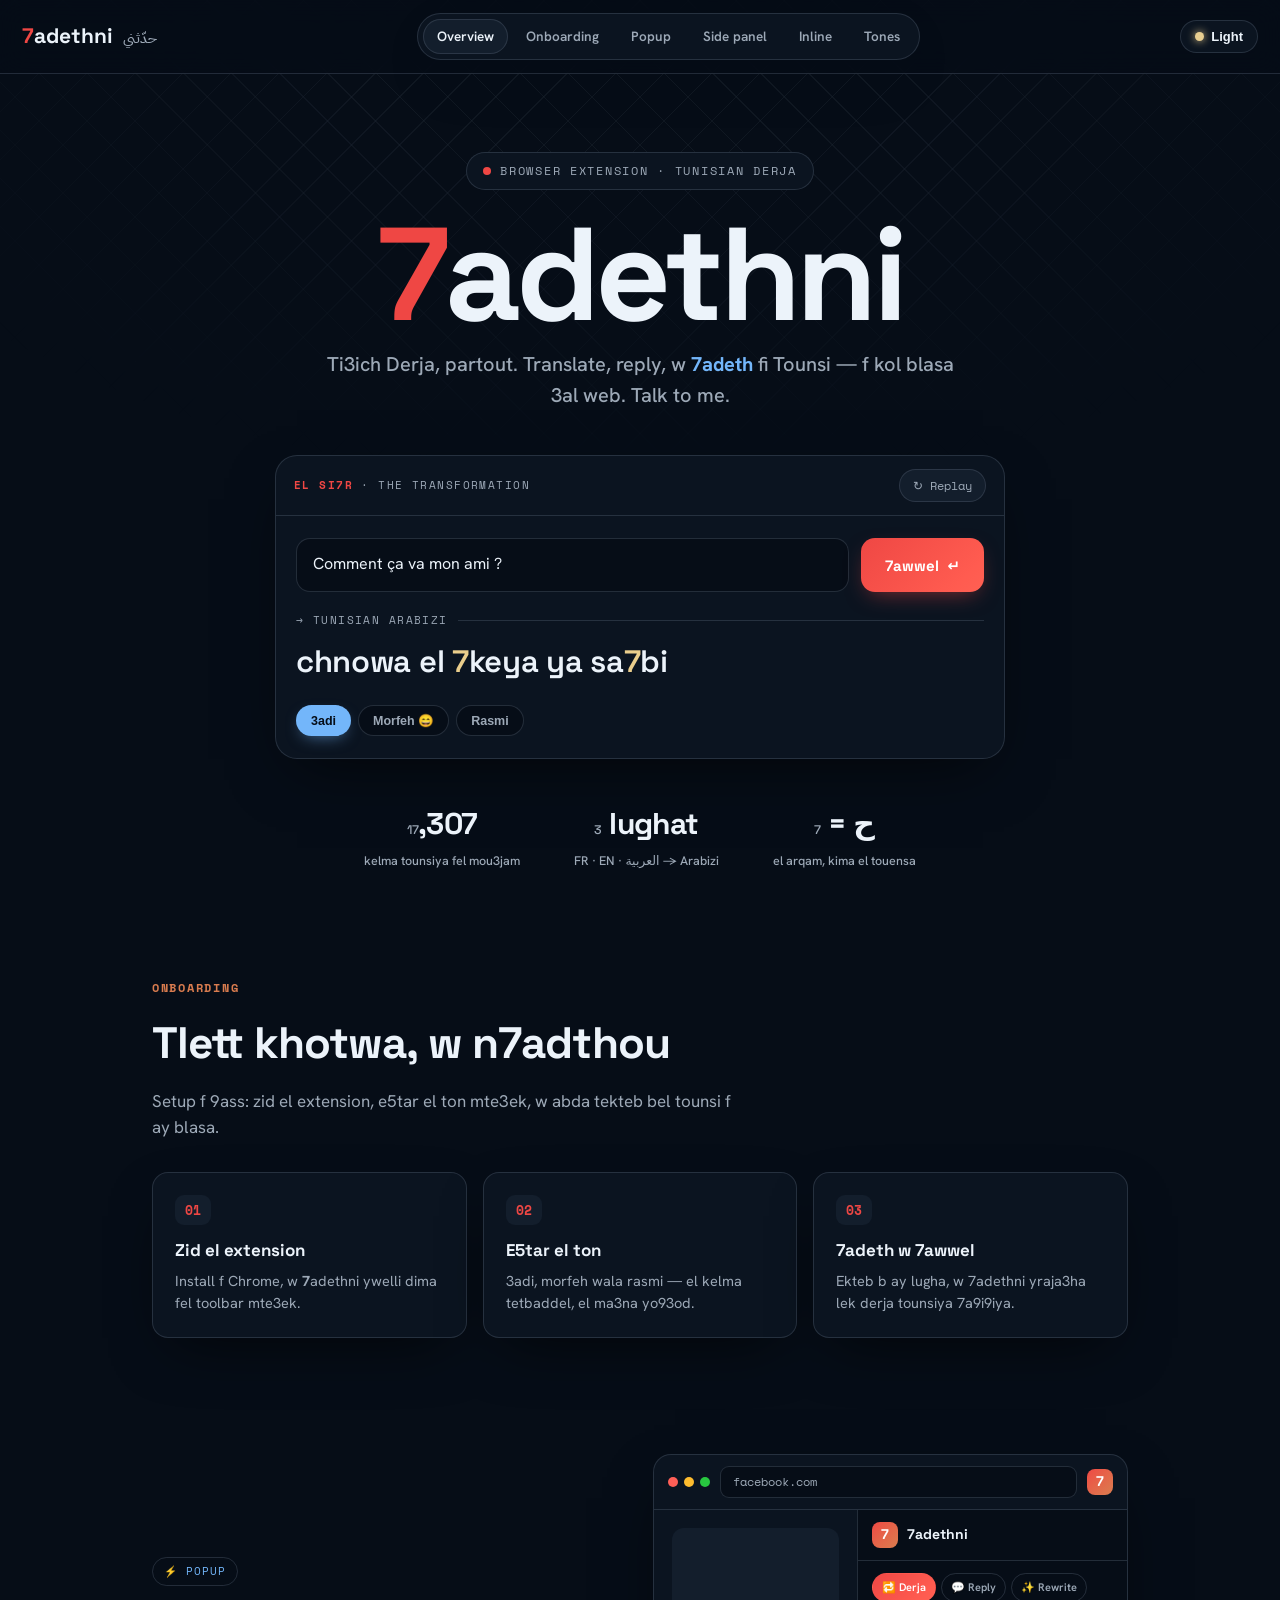
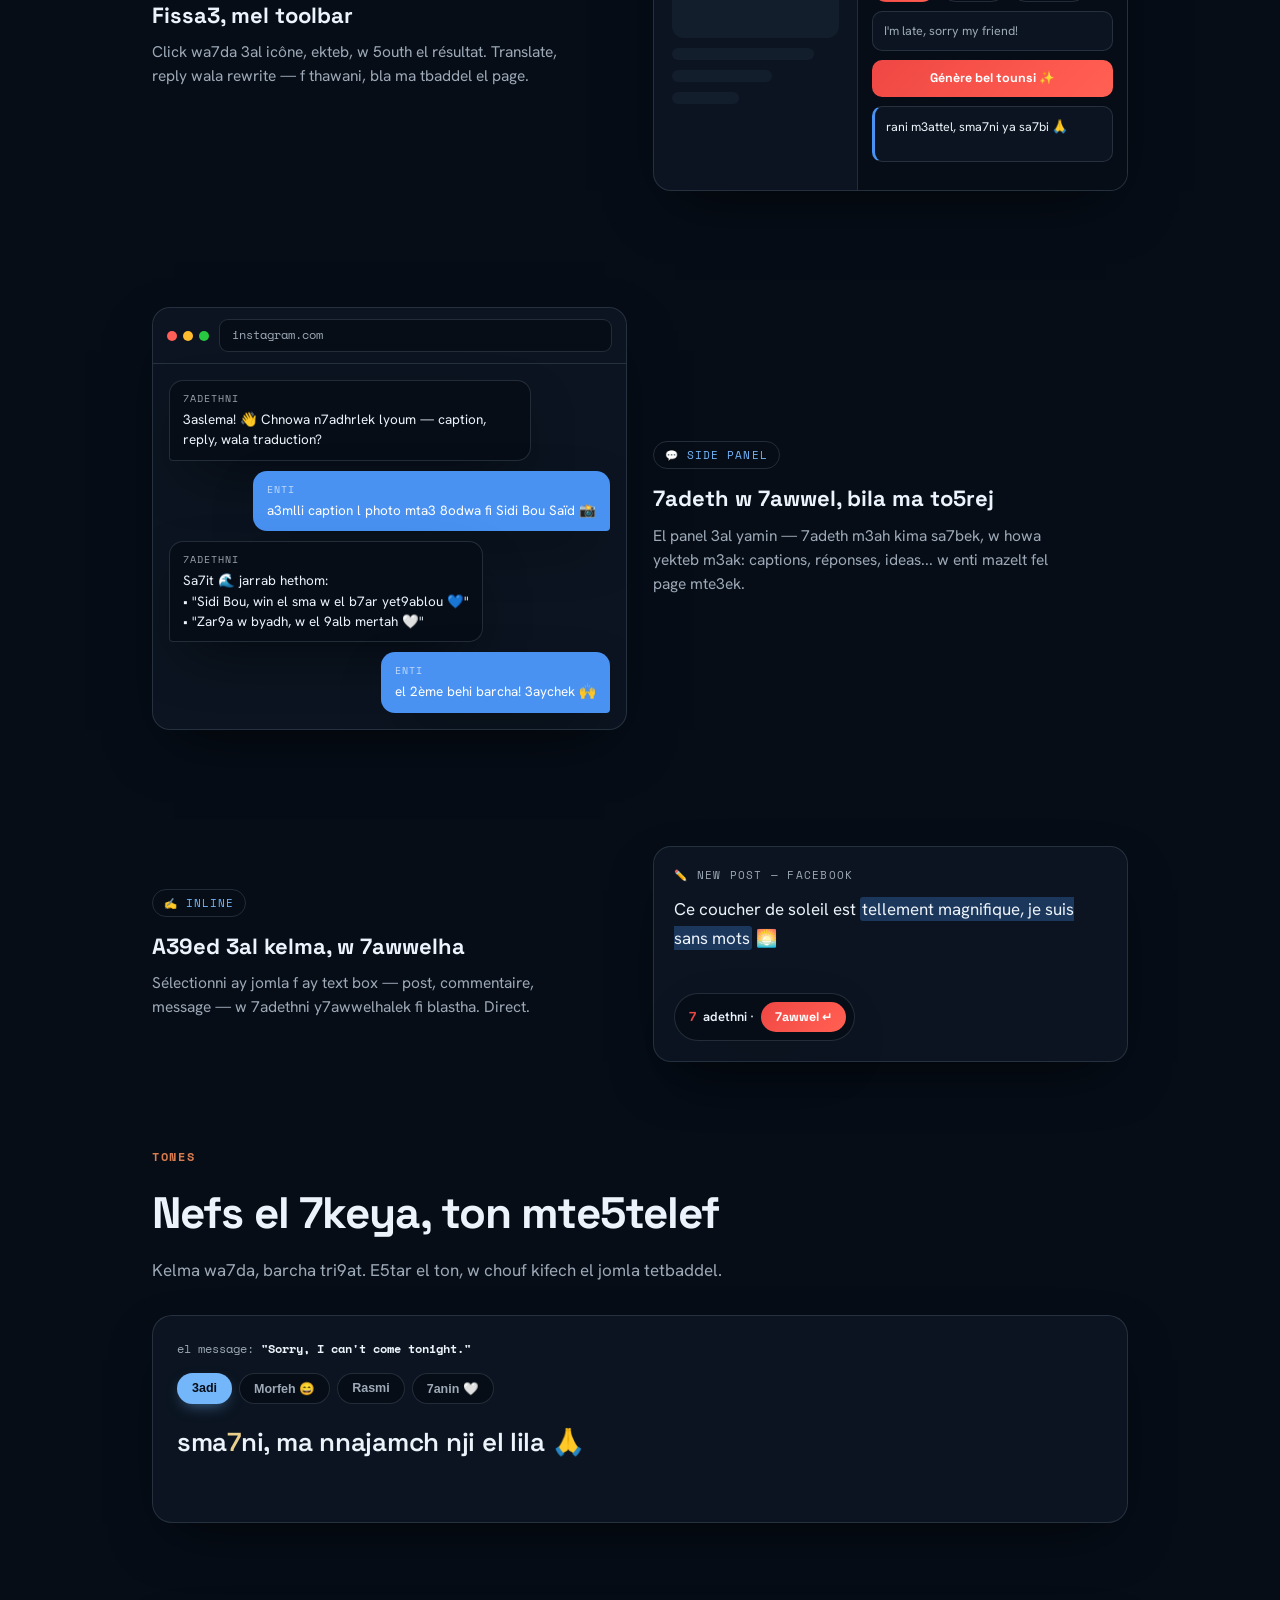
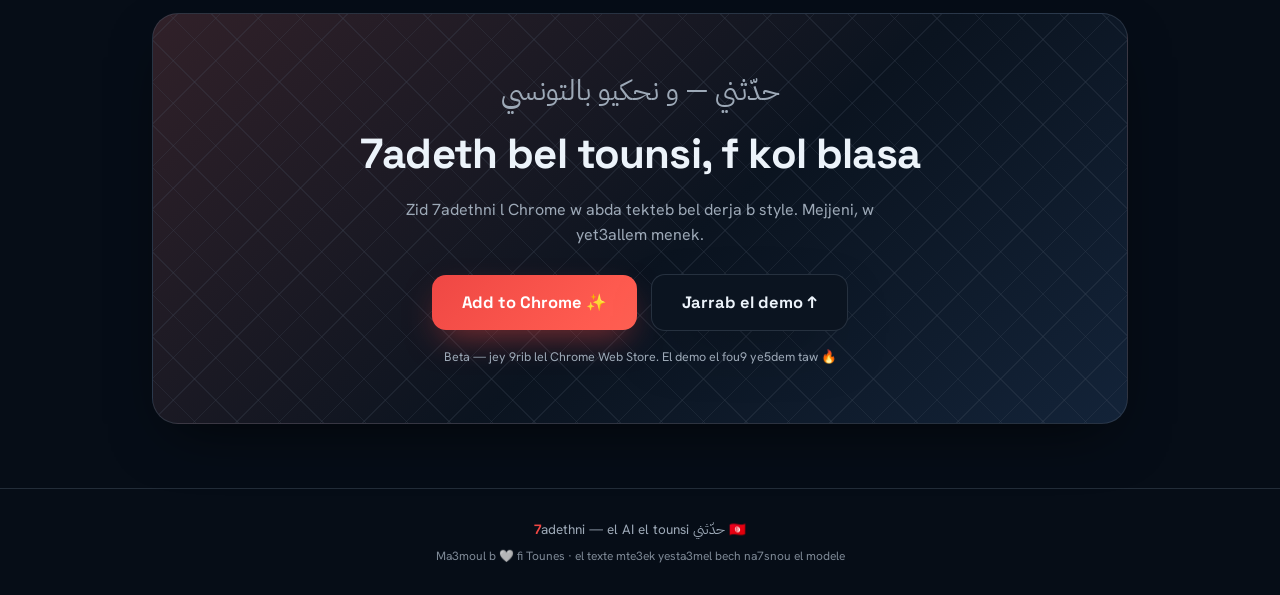
<file: website/index.html>
<!doctype html>
<html lang="en" data-theme="dark">
<head>
  <meta charset="utf-8" />
  <meta name="viewport" content="width=device-width, initial-scale=1" />
  <title>7adethni — Ti3ich Derja, partout · Tunisian Arabizi AI</title>
  <meta name="description" content="7adethni — the Tunisian Derja (Arabizi) AI writing assistant. Translate, reply, w 7adeth fi Tounsi, f kol blasa 3al web." />
  <link rel="icon" href="../extension/icon128.png" />
  <link rel="preconnect" href="https://fonts.googleapis.com" />
  <link rel="preconnect" href="https://fonts.gstatic.com" crossorigin />
  <link href="https://fonts.googleapis.com/css2?family=Space+Grotesk:wght@400;500;600;700&family=Hanken+Grotesk:wght@400;500;600;700;800&family=IBM+Plex+Sans+Arabic:wght@400;500;600;700&family=Space+Mono:wght@400;700&display=swap" rel="stylesheet" />
  <link rel="stylesheet" href="style.css" />
</head>
<body>
  <div class="bg-grid"></div>

  <!-- NAV -->
  <header class="nav">
    <div class="brand"><span><span class="seven">7</span>adethni</span><span class="ar">حدّثني</span></div>
    <nav class="tabs" id="tabs">
      <a href="#overview" class="active">Overview</a>
      <a href="#onboarding">Onboarding</a>
      <a href="#popup">Popup</a>
      <a href="#sidepanel">Side panel</a>
      <a href="#inline">Inline</a>
      <a href="#tones">Tones</a>
    </nav>
    <button class="toggle" id="themeBtn" type="button"><span class="dot"></span><span id="themeLbl">Light</span></button>
  </header>

  <main class="wrap">
    <!-- HERO / OVERVIEW -->
    <section id="overview" class="hero">
      <span class="badge"><span class="pulse"></span>Browser extension · Tunisian Derja</span>
      <h1 class="word"><span class="seven">7</span>adethni</h1>
      <p class="tag">Ti3ich Derja, partout. Translate, reply, w <span class="hl">7adeth</span> fi Tounsi — f kol blasa 3al web. Talk to me.</p>

      <!-- live transform demo -->
      <div class="demo rv">
        <div class="demo__head">
          <span class="lbl"><b>el si7r</b> · the transformation</span>
          <button class="replay" id="replay" type="button">↻ Replay</button>
        </div>
        <div class="demo__body">
          <div class="row">
            <textarea id="srcInput" rows="1" placeholder="Ekteb 7aja bel français, english wala بالعربية...">Comment ça va mon ami ?</textarea>
            <button class="go" id="goBtn" type="button"><span>7awwel</span> ↵</button>
          </div>
          <div class="arrow">→ Tunisian Arabizi</div>
          <div class="out" id="outText"></div>
          <div class="tones" id="toneRow">
            <button class="tone active" data-tone="normal" type="button">3adi</button>
            <button class="tone" data-tone="funny" type="button">Morfeh 😄</button>
            <button class="tone" data-tone="formal" type="button">Rasmi</button>
          </div>
        </div>
      </div>

      <div class="stats rv">
        <div class="stat"><b><span class="num">17</span>,307</b><span>kelma tounsiya fel mou3jam</span></div>
        <div class="stat"><b><span class="num">3</span> lughat</b><span>FR · EN · العربية → Arabizi</span></div>
        <div class="stat"><b><span class="num">7</span> = ح</b><span>el arqam, kima el touensa</span></div>
      </div>
    </section>

    <!-- ONBOARDING -->
    <section id="onboarding" class="section">
      <div class="rv">
        <span class="eyebrow">Onboarding</span>
        <h2 class="h2">Tlett khotwa, w n7adthou</h2>
        <p class="lead">Setup f 9ass: zid el extension, e5tar el ton mte3ek, w abda tekteb bel tounsi f ay blasa.</p>
      </div>
      <div class="steps">
        <div class="step rv"><h3>Zid el extension</h3><p>Install f Chrome, w <b>7</b>adethni ywelli dima fel toolbar mte3ek.</p></div>
        <div class="step rv"><h3>E5tar el ton</h3><p>3adi, morfeh wala rasmi — el kelma tetbaddel, el ma3na yo93od.</p></div>
        <div class="step rv"><h3>7adeth w 7awwel</h3><p>Ekteb b ay lugha, w 7adethni yraja3ha lek derja tounsiya 7a9i9iya.</p></div>
      </div>
    </section>

    <!-- POPUP MOCKUP -->
    <section id="popup" class="section">
      <div class="duo">
        <div class="duo__txt rv">
          <span class="chip">⚡ Popup</span>
          <h3>Fissa3, mel toolbar</h3>
          <p>Click wa7da 3al icône, ekteb, w 5outh el résultat. Translate, reply wala rewrite —
             f thawani, bla ma tbaddel el page.</p>
        </div>
        <div class="browser rv">
          <div class="browser__bar">
            <span class="lights"><i></i><i></i><i></i></span>
            <span class="urlbar">facebook.com</span>
            <span class="mini__mark" title="7adethni">7</span>
          </div>
          <div class="browser__body">
            <div class="pageghost">
              <div class="gh gh--img"></div><div class="gh gh--l"></div><div class="gh gh--m"></div><div class="gh gh--s"></div>
            </div>
            <div class="mini">
              <div class="mini__head"><span class="mini__mark">7</span><b>7adethni</b></div>
              <div class="mini__body">
                <div class="mini__pills">
                  <span class="mini__pill on">🔁 Derja</span><span class="mini__pill">💬 Reply</span><span class="mini__pill">✨ Rewrite</span>
                </div>
                <div class="mini__in">I'm late, sorry my friend!</div>
                <div class="mini__cta">Génère bel tounsi ✨</div>
                <div class="mini__out" id="miniOut">rani m3attel, sma7ni ya sa7bi 🙏</div>
              </div>
            </div>
          </div>
        </div>
      </div>
    </section>

    <!-- SIDE PANEL MOCKUP -->
    <section id="sidepanel" class="section">
      <div class="duo">
        <div class="browser rv">
          <div class="browser__bar">
            <span class="lights"><i></i><i></i><i></i></span>
            <span class="urlbar">instagram.com</span>
          </div>
          <div class="browser__body">
            <div class="chat" id="chatMock">
              <div class="bubble bot"><span class="who">7adethni</span>3aslema! 👋 Chnowa n7adhrlek lyoum — caption, reply, wala traduction?</div>
              <div class="bubble me"><span class="who">enti</span>a3mlli caption l photo mta3 8odwa fi Sidi Bou Saïd 📸</div>
              <div class="bubble bot"><span class="who">7adethni</span>Sa7it 🌊 jarrab hethom:<br>• "Sidi Bou, win el sma w el b7ar yet9ablou 💙"<br>• "Zar9a w byadh, w el 9alb mertah 🤍"</div>
              <div class="bubble me"><span class="who">enti</span>el 2ème behi barcha! 3aychek 🙌</div>
            </div>
          </div>
        </div>
        <div class="duo__txt rv">
          <span class="chip">💬 Side panel</span>
          <h3>7adeth w 7awwel, bila ma to5rej</h3>
          <p>El panel 3al yamin — 7adeth m3ah kima sa7bek, w howa yekteb m3ak: captions,
             réponses, ideas... w enti mazelt fel page mte3ek.</p>
        </div>
      </div>
    </section>

    <!-- INLINE MOCKUP -->
    <section id="inline" class="section">
      <div class="duo">
        <div class="duo__txt rv">
          <span class="chip">✍️ Inline</span>
          <h3>A39ed 3al kelma, w 7awwelha</h3>
          <p>Sélectionni ay jomla f ay text box — post, commentaire, message — w 7adethni
             y7awwelhalek fi blastha. Direct.</p>
        </div>
        <div class="composer rv">
          <div class="composer__label">✏️ new post — facebook</div>
          <div class="composer__text" id="inlineText">
            Ce coucher de soleil est <span class="sel">tellement magnifique, je suis sans mots</span> 🌅
          </div>
          <div class="inline-tip"><span class="mark">7</span>adethni · <button id="inlineGo" type="button">7awwel ↵</button></div>
        </div>
      </div>
    </section>

    <!-- TONES (interactive) -->
    <section id="tones" class="section">
      <div class="rv">
        <span class="eyebrow">Tones</span>
        <h2 class="h2">Nefs el 7keya, ton mte5telef</h2>
        <p class="lead">Kelma wa7da, barcha tri9at. E5tar el ton, w chouf kifech el jomla tetbaddel.</p>
      </div>
      <div class="tonelab rv">
        <div class="tonelab__msg">el message: <b>"Sorry, I can't come tonight."</b></div>
        <div class="tonelab__tabs" id="tonelabTabs"></div>
        <div class="tonelab__out" id="tonelabOut"></div>
      </div>
    </section>

    <!-- CTA -->
    <section class="cta rv">
      <div class="ar-line">حدّثني — و نحكيو بالتونسي</div>
      <h2>7adeth bel tounsi, f kol blasa</h2>
      <p>Zid 7adethni l Chrome w abda tekteb bel derja b style. Mejjeni, w yet3allem menek.</p>
      <a class="btn" href="#" id="installBtn">Add to Chrome ✨</a>
      <a class="btn btn--ghost" href="#overview">Jarrab el demo ↑</a>
      <div class="note">Beta — jey 9rib lel Chrome Web Store. El demo el fou9 ye5dem taw 🔥</div>
    </section>
  </main>

  <footer class="foot">
    <div><span class="foot-seven">7</span>adethni — el AI el tounsi <span class="ar">حدّثني</span> 🇹🇳</div>
    <div class="row2">Ma3moul b 🤍 fi Tounes · el texte mte3ek yesta3mel bech na7snou el modele</div>
  </footer>

  <script src="app.js"></script>
</body>
</html>
</file>
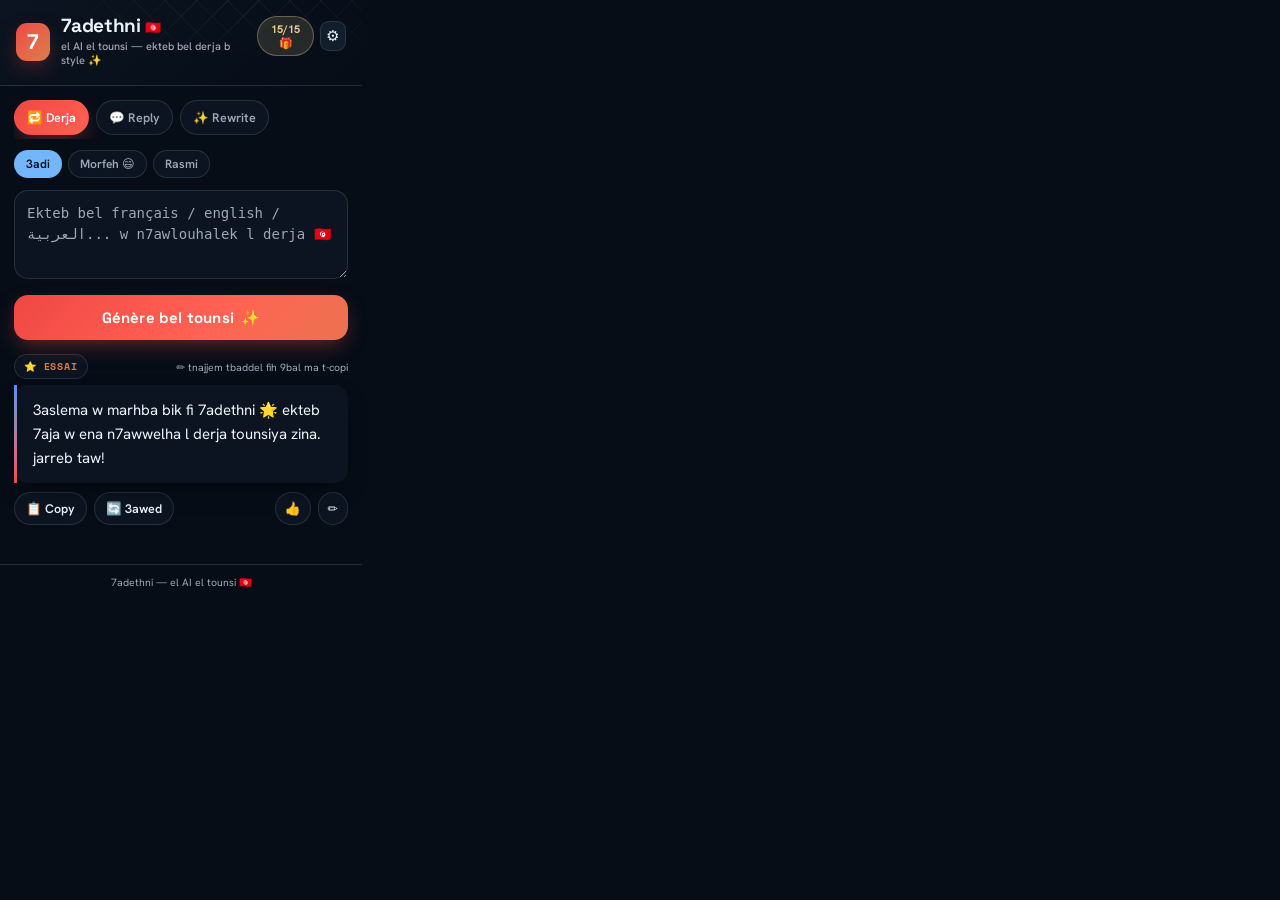
<file: extension/popup.html>
<!doctype html>
<html lang="en">
<head>
  <meta charset="utf-8" />
  <meta name="viewport" content="width=device-width, initial-scale=1" />
  <title>7adethni</title>
  <link rel="preconnect" href="https://fonts.googleapis.com" />
  <link rel="preconnect" href="https://fonts.gstatic.com" crossorigin />
  <link href="https://fonts.googleapis.com/css2?family=Space+Grotesk:wght@400;500;600;700&family=Hanken+Grotesk:wght@400;500;600;700;800&family=IBM+Plex+Sans+Arabic:wght@400;500;600;700&family=Space+Mono:wght@400;700&display=swap" rel="stylesheet" />
  <link rel="stylesheet" href="popup.css" />
</head>
<body>
  <div class="app">
    <!-- HEADER -->
    <header class="hero">
      <div class="hero__pattern" aria-hidden="true"></div>
      <div class="hero__top">
        <div class="brand">
          <span class="brand__mark">7</span>
          <div class="brand__txt">
            <h1>7adethni <span class="flag">🇹🇳</span></h1>
            <p>el AI el tounsi — ekteb bel derja b style ✨</p>
          </div>
        </div>
        <div class="hero__actions">
          <button id="quota" class="chip chip--quota" title="génération mejjeniya">15/15 🎁</button>
          <button id="settingsBtn" class="icon-btn" aria-label="Settings" title="Réglages">⚙️</button>
        </div>
      </div>
    </header>

    <!-- SETTINGS -->
    <section id="settings" class="panel hidden">
      <label>API URL
        <input id="apiUrl" placeholder="http://localhost:9000" />
      </label>
      <button id="saveSettings" class="btn-ghost">Save</button>
    </section>

    <main class="body">
      <!-- FEATURE PILLS (MVP: 3 features, translate = hero) -->
      <nav class="features" id="features" aria-label="Features">
        <button class="pill is-active" data-feat="translate">🔁 Derja</button>
        <button class="pill" data-feat="reply">💬 Reply</button>
        <button class="pill" data-feat="rewrite">✨ Rewrite</button>
      </nav>

      <!-- TONE CHIPS (MVP: 3 tones) -->
      <div class="tones" id="tones" aria-label="Tone">
        <button class="tone is-active" data-tone="normal">3adi</button>
        <button class="tone" data-tone="funny">Morfeh 😄</button>
        <button class="tone" data-tone="formal">Rasmi</button>
      </div>

      <!-- INPUT -->
      <div class="input-wrap">
        <textarea id="input" rows="3" placeholder="Ekteb bel français / english / العربية... w n7awlouhalek l derja 🇹🇳"></textarea>
      </div>

      <!-- CTA -->
      <button id="go" class="cta">
        <span class="cta__label">Génère bel tounsi</span>
        <span class="cta__spark">✨</span>
        <span class="cta__dots" aria-hidden="true"><i></i><i></i><i></i></span>
      </button>

      <!-- OUTPUT (editable — edits before copy are logged as implicit corrections) -->
      <section id="outBlock" class="out">
        <div class="out__head">
          <span class="out__tag">⭐ Essai</span>
          <span class="out__hint">✏️ tnajjem tbaddel fih 9bal ma t-copi</span>
        </div>
        <div id="output" class="out__card" contenteditable="true" spellcheck="false">3aslema w marhba bik fi 7adethni 🌟 ekteb 7aja w ena n7awwelha l derja tounsiya zina. jarreb taw!</div>
        <div class="out__actions">
          <button id="copy" class="act">📋 Copy</button>
          <button id="regen" class="act">🔄 3awed</button>
          <span class="spacer"></span>
          <button id="fbGood" class="act act--icon" title="Behi">👍</button>
          <button id="fbFix" class="act act--icon" title="Sa77a7">✏️</button>
        </div>
      </section>

      <div id="status" class="status" role="status"></div>
    </main>

    <footer class="foot">7adethni — el AI el tounsi 🇹🇳</footer>
  </div>
  <script src="popup.js"></script>
</body>
</html>
</file>
<file: website/style.css>
/* 7adethni — website v2. Dark: deep cobalt night. Light: warm Tunisian cream + lattice. */
:root{
  --bg:oklch(0.155 0.025 256); --bg2:oklch(0.188 0.028 256); --bg3:oklch(0.232 0.032 256);
  --line:oklch(0.46 0.03 256 / .42); --text:oklch(0.96 0.012 250); --muted:oklch(0.73 0.025 252);
  --cobalt:oklch(0.66 0.16 256); --cobalt-2:oklch(0.76 0.12 250); --jasmine:oklch(0.86 0.085 88);
  --red:oklch(0.64 0.205 26); --red-2:oklch(0.70 0.20 28); --terracotta:oklch(0.68 0.13 46);
  --sand:oklch(0.80 0.05 80); --num:oklch(0.86 0.09 88);
  --shadow:0 22px 60px -22px rgba(0,0,0,.7);
  --glow:0 0 90px -20px oklch(0.64 0.205 26 / .35);
  --sans:'Hanken Grotesk',system-ui,sans-serif; --disp:'Space Grotesk',var(--sans);
  --mono:'Space Mono',ui-monospace,monospace; --ar:'IBM Plex Sans Arabic',var(--sans);
  --r:16px; --lattice-op:.35;
}
[data-theme="light"]{
  --bg:oklch(0.965 0.014 85); --bg2:oklch(0.99 0.007 90); --bg3:oklch(0.935 0.018 85);
  --line:oklch(0.55 0.04 70 / .30); --text:oklch(0.23 0.02 256); --muted:oklch(0.47 0.02 256);
  --num:oklch(0.60 0.12 70);
  --shadow:0 18px 50px -24px rgba(60,40,20,.30);
  --glow:0 0 90px -30px oklch(0.64 0.205 26 / .20);
  --lattice-op:.5;
}
*{box-sizing:border-box;margin:0;padding:0}
html{scroll-behavior:smooth}
body{background:var(--bg);color:var(--text);font-family:var(--sans);line-height:1.55;
  -webkit-font-smoothing:antialiased;overflow-x:hidden;transition:background .35s,color .35s}
a{color:inherit;text-decoration:none}
.num{color:var(--num)}
::selection{background:oklch(0.64 0.205 26 / .3)}

/* Tunisian lattice (zellige diagonal weave) */
.bg-grid{position:fixed;inset:0;z-index:0;pointer-events:none;opacity:var(--lattice-op);
  background-image:
    repeating-linear-gradient(45deg,  var(--line) 0 1px, transparent 1px 34px),
    repeating-linear-gradient(-45deg, var(--line) 0 1px, transparent 1px 34px);
  -webkit-mask-image:radial-gradient(ellipse 90% 70% at 50% 0%,#000 25%,transparent 78%);
  mask-image:radial-gradient(ellipse 90% 70% at 50% 0%,#000 25%,transparent 78%)}

/* reveal on scroll */
.rv{opacity:0;transform:translateY(26px);transition:opacity .7s ease,transform .7s cubic-bezier(.2,.7,.2,1)}
.rv.in{opacity:1;transform:none}
@media(prefers-reduced-motion:reduce){.rv{opacity:1;transform:none;transition:none}}

/* ---------- NAV ---------- */
.nav{position:sticky;top:0;z-index:30;display:flex;align-items:center;justify-content:space-between;
  gap:14px;padding:13px 22px;background:color-mix(in oklab,var(--bg) 76%,transparent);
  -webkit-backdrop-filter:blur(14px);backdrop-filter:blur(14px);border-bottom:1px solid var(--line)}
.brand{display:flex;align-items:baseline;gap:10px;font-family:var(--disp);font-weight:700;font-size:21px}
.brand .seven{color:var(--red)}
.brand .ar{font-family:var(--ar);font-size:14px;color:var(--muted);font-weight:500}
.tabs{display:flex;gap:4px;background:var(--bg2);border:1px solid var(--line);border-radius:999px;padding:5px;
  box-shadow:var(--shadow)}
.tabs a{font-size:13.5px;font-weight:600;color:var(--muted);padding:7px 14px;border-radius:999px;transition:.18s}
.tabs a:hover{color:var(--text)}
.tabs a.active{color:var(--text);background:var(--bg3);box-shadow:inset 0 0 0 1px var(--line)}
.toggle{display:flex;align-items:center;gap:7px;font-size:13px;font-weight:600;padding:8px 14px;cursor:pointer;
  border-radius:999px;background:var(--bg2);border:1px solid var(--line);color:var(--text);transition:.18s}
.toggle:hover{border-color:var(--jasmine)}
.toggle .dot{width:9px;height:9px;border-radius:50%;background:var(--jasmine);box-shadow:0 0 8px var(--jasmine)}
@media(max-width:900px){.tabs{display:none}}

/* ---------- HERO ---------- */
.wrap{position:relative;z-index:1;max-width:1020px;margin:0 auto;padding:0 22px}
.hero{text-align:center;padding:78px 0 26px}
.badge{display:inline-flex;align-items:center;gap:9px;font-family:var(--mono);font-size:11.5px;letter-spacing:.15em;
  text-transform:uppercase;color:var(--muted);background:var(--bg2);border:1px solid var(--line);
  padding:9px 16px;border-radius:999px;box-shadow:var(--shadow)}
.badge .pulse{width:8px;height:8px;border-radius:50%;background:var(--red);animation:pulse 2s infinite}
@keyframes pulse{0%{box-shadow:0 0 0 0 oklch(0.64 0.205 26/.55)}70%{box-shadow:0 0 0 9px transparent}100%{box-shadow:0 0 0 0 transparent}}
.word{font-family:var(--disp);font-weight:700;font-size:clamp(64px,13vw,132px);line-height:.92;
  letter-spacing:-.035em;margin:24px 0 14px;text-shadow:var(--glow)}
.word .seven{color:var(--red);display:inline-block;animation:seven-in 1s cubic-bezier(.2,.8,.2,1.2) both}
@keyframes seven-in{from{opacity:0;transform:translateY(-18px) rotate(-8deg) scale(.85)}to{opacity:1;transform:none}}
.tag{font-size:clamp(16px,2.3vw,20px);color:var(--muted);max-width:640px;margin:0 auto;font-weight:500}
.tag .hl{color:var(--cobalt-2);font-weight:700}

/* ---------- TRANSFORM DEMO ---------- */
.demo{margin:44px auto 0;max-width:730px;background:var(--bg2);border:1px solid var(--line);
  border-radius:22px;box-shadow:var(--shadow);overflow:hidden;text-align:left}
.demo__head{display:flex;align-items:center;justify-content:space-between;padding:13px 18px;border-bottom:1px solid var(--line)}
.demo__head .lbl{font-family:var(--mono);font-size:11px;letter-spacing:.13em;text-transform:uppercase;color:var(--muted)}
.demo__head .lbl b{color:var(--red);font-weight:700}
.replay{font-family:var(--mono);font-size:12px;color:var(--muted);background:var(--bg3);border:1px solid var(--line);
  border-radius:999px;padding:7px 13px;cursor:pointer;transition:.15s}
.replay:hover{color:var(--text);border-color:var(--cobalt)}
.demo__body{padding:22px 20px}
.row{display:flex;gap:12px;align-items:stretch}
#srcInput{flex:1;background:var(--bg);border:1px solid var(--line);border-radius:14px;color:var(--text);
  font-size:16px;padding:14px 16px;font-family:var(--sans);resize:none;min-height:54px;transition:.2s}
#srcInput:focus{outline:none;border-color:var(--cobalt);box-shadow:0 0 0 4px oklch(0.66 0.16 256/.14)}
.go{background:linear-gradient(135deg,var(--red),var(--red-2));color:#fff;font-family:var(--disp);font-weight:700;
  font-size:15px;border:none;border-radius:14px;padding:0 24px;cursor:pointer;display:flex;align-items:center;
  gap:8px;transition:.15s;white-space:nowrap;box-shadow:0 8px 22px -8px oklch(0.64 0.205 26/.55)}
.go:hover{filter:brightness(1.08);transform:translateY(-1px)}
.go:disabled{opacity:.6;cursor:default;transform:none}
.arrow{display:flex;align-items:center;gap:10px;font-family:var(--mono);font-size:11px;letter-spacing:.13em;
  text-transform:uppercase;color:var(--muted);margin:20px 0 8px}
.arrow::after{content:"";flex:1;height:1px;background:var(--line)}
.out{font-family:var(--disp);font-weight:600;font-size:clamp(22px,4vw,31px);min-height:42px;letter-spacing:-.01em}
.out .caret{display:inline-block;width:3px;height:1em;background:var(--red);vertical-align:-2px;margin-left:3px;
  animation:blink .8s step-start infinite}
@keyframes blink{50%{opacity:0}}
.tones{display:flex;flex-wrap:wrap;gap:7px;margin-top:20px}
.tone{font-size:12.5px;font-weight:600;color:var(--muted);background:var(--bg);border:1px solid var(--line);
  border-radius:999px;padding:7px 14px;cursor:pointer;transition:.15s}
.tone:hover{color:var(--text);transform:translateY(-1px)}
.tone.active{color:var(--bg);background:var(--cobalt-2);border-color:transparent;
  box-shadow:0 6px 16px -6px oklch(0.76 0.12 250/.6)}

/* hero stats strip */
.stats{display:flex;justify-content:center;gap:clamp(18px,5vw,54px);margin:42px auto 0;flex-wrap:wrap}
.stat{text-align:center}
.stat b{display:block;font-family:var(--disp);font-weight:700;font-size:clamp(22px,3.4vw,30px);letter-spacing:-.02em}
.stat span{font-size:12.5px;color:var(--muted);font-weight:500}

/* ---------- SECTIONS ---------- */
.section{padding:76px 0 6px}
.eyebrow{font-family:var(--mono);font-size:11.5px;letter-spacing:.15em;text-transform:uppercase;
  color:var(--terracotta);font-weight:700}
.h2{font-family:var(--disp);font-weight:700;font-size:clamp(28px,5vw,44px);letter-spacing:-.02em;margin:10px 0 10px}
.lead{color:var(--muted);max-width:580px;font-size:17px}

/* onboarding steps */
.steps{display:grid;grid-template-columns:repeat(3,1fr);gap:16px;margin-top:32px;counter-reset:s}
@media(max-width:760px){.steps{grid-template-columns:1fr}}
.step{background:var(--bg2);border:1px solid var(--line);border-radius:var(--r);padding:22px;position:relative;
  box-shadow:var(--shadow);transition:transform .2s,border-color .2s}
.step:hover{transform:translateY(-3px);border-color:oklch(0.66 0.16 256/.5)}
.step::before{counter-increment:s;content:"0" counter(s);font-family:var(--mono);font-weight:700;color:var(--red);
  font-size:13px;display:inline-block;padding:5px 10px;border-radius:9px;background:var(--bg3);margin-bottom:12px}
.step h3{font-family:var(--disp);font-size:17px;margin-bottom:6px}
.step p{color:var(--muted);font-size:14.5px}

/* ---------- DEVICE MOCKUPS ---------- */
.duo{display:grid;grid-template-columns:1fr 1fr;gap:26px;align-items:center;margin-top:34px}
@media(max-width:860px){.duo{grid-template-columns:1fr}}
.duo__txt h3{font-family:var(--disp);font-size:22px;margin-bottom:8px}
.duo__txt p{color:var(--muted);font-size:15.5px;max-width:420px}
.duo__txt .chip{display:inline-block;font-family:var(--mono);font-size:10.5px;letter-spacing:.1em;
  text-transform:uppercase;color:var(--cobalt-2);border:1px solid var(--line);border-radius:999px;
  padding:5px 11px;margin-bottom:12px}

/* browser frame */
.browser{background:var(--bg2);border:1px solid var(--line);border-radius:18px;overflow:hidden;box-shadow:var(--shadow)}
.browser__bar{display:flex;align-items:center;gap:10px;padding:11px 14px;border-bottom:1px solid var(--line)}
.lights{display:flex;gap:6px}
.lights i{width:10px;height:10px;border-radius:50%}
.lights i:nth-child(1){background:#ff5f57}.lights i:nth-child(2){background:#febc2e}.lights i:nth-child(3){background:#28c840}
.urlbar{flex:1;background:var(--bg);border:1px solid var(--line);border-radius:9px;padding:6px 12px;
  font-size:12px;color:var(--muted);font-family:var(--mono)}
.browser__body{display:flex;min-height:280px}
.pageghost{flex:1;padding:18px;display:flex;flex-direction:column;gap:10px}
.gh{background:var(--bg3);border-radius:8px;animation:ghost 2.2s ease-in-out infinite}
.gh--img{height:110px;border-radius:12px}
.gh--l{height:12px;width:85%}.gh--m{height:12px;width:60%}.gh--s{height:12px;width:40%}
@keyframes ghost{0%,100%{opacity:.55}50%{opacity:1}}

/* mini popup replica */
.mini{width:270px;background:var(--bg);border-left:1px solid var(--line);display:flex;flex-direction:column}
.mini__head{display:flex;align-items:center;gap:9px;padding:12px 14px;border-bottom:1px solid var(--line)}
.mini__mark{display:grid;place-items:center;width:26px;height:26px;border-radius:8px;font-family:var(--disp);
  font-weight:700;font-size:14px;color:#fff;background:linear-gradient(135deg,var(--red),var(--terracotta))}
.mini__head b{font-family:var(--disp);font-size:14px}
.mini__body{padding:12px 14px;display:flex;flex-direction:column;gap:9px;font-size:12.5px}
.mini__pills{display:flex;gap:5px}
.mini__pill{padding:5px 9px;border-radius:999px;border:1px solid var(--line);color:var(--muted);font-weight:600;font-size:11px}
.mini__pill.on{color:#fff;background:linear-gradient(135deg,var(--red),var(--red-2));border-color:transparent}
.mini__in{background:var(--bg2);border:1px solid var(--line);border-radius:10px;padding:9px 11px;color:var(--muted)}
.mini__cta{background:linear-gradient(135deg,var(--red),var(--red-2));color:#fff;text-align:center;font-family:var(--disp);
  font-weight:700;font-size:12.5px;border-radius:10px;padding:9px}
.mini__out{background:var(--bg2);border:1px solid var(--line);border-left:3px solid var(--cobalt);
  border-radius:10px;padding:10px 11px;line-height:1.55;min-height:56px}

/* chat panel mock */
.chat{display:flex;flex-direction:column;gap:10px;padding:16px;width:100%}
.bubble{max-width:82%;padding:10px 13px;border-radius:14px;font-size:13.5px;line-height:1.5;
  border:1px solid var(--line);background:var(--bg);box-shadow:var(--shadow)}
.bubble.me{align-self:flex-end;background:var(--cobalt);border-color:transparent;color:#fff;border-bottom-right-radius:4px}
.bubble.bot{align-self:flex-start;border-bottom-left-radius:4px}
.bubble .who{display:block;font-family:var(--mono);font-size:9.5px;letter-spacing:.1em;text-transform:uppercase;
  opacity:.65;margin-bottom:4px}

/* inline selection mock */
.composer{background:var(--bg2);border:1px solid var(--line);border-radius:18px;box-shadow:var(--shadow);padding:20px}
.composer__label{font-family:var(--mono);font-size:10.5px;letter-spacing:.12em;text-transform:uppercase;
  color:var(--muted);margin-bottom:12px}
.composer__text{font-size:17px;line-height:1.7;min-height:84px}
.composer__text .sel{background:oklch(0.66 0.16 256/.28);border-radius:3px;padding:1px 2px;position:relative}
.inline-tip{position:relative;display:inline-flex;align-items:center;gap:7px;margin-top:14px;
  background:var(--bg);border:1px solid var(--line);border-radius:999px;padding:8px 8px 8px 14px;
  font-size:13px;font-weight:600;box-shadow:var(--shadow);animation:tip-in .5s cubic-bezier(.2,.8,.2,1.2) both}
@keyframes tip-in{from{opacity:0;transform:translateY(8px) scale(.92)}to{opacity:1;transform:none}}
.inline-tip .mark{color:var(--red);font-family:var(--disp);font-weight:700}
.inline-tip button{background:linear-gradient(135deg,var(--red),var(--red-2));border:none;color:#fff;cursor:pointer;
  font-family:var(--disp);font-weight:700;font-size:12.5px;border-radius:999px;padding:7px 14px}

/* ---------- TONES (interactive) ---------- */
.tonelab{margin-top:32px;background:var(--bg2);border:1px solid var(--line);border-radius:20px;
  box-shadow:var(--shadow);padding:24px}
.tonelab__msg{font-family:var(--mono);font-size:12px;color:var(--muted);margin-bottom:14px}
.tonelab__msg b{color:var(--text)}
.tonelab__tabs{display:flex;flex-wrap:wrap;gap:7px;margin-bottom:18px}
.tonelab__out{font-family:var(--disp);font-weight:600;font-size:clamp(19px,3.2vw,26px);min-height:76px;letter-spacing:-.01em}

/* ---------- CTA / FOOTER ---------- */
.cta{margin:84px 0 0;text-align:center;position:relative;overflow:hidden;
  background:linear-gradient(140deg,color-mix(in oklab,var(--red) 18%,var(--bg2)),var(--bg2) 55%,
             color-mix(in oklab,var(--cobalt) 14%,var(--bg2)));
  border:1px solid var(--line);border-radius:26px;padding:56px 24px;box-shadow:var(--shadow)}
.cta::before{content:"";position:absolute;inset:0;pointer-events:none;opacity:.5;
  background-image:repeating-linear-gradient(45deg,var(--line) 0 1px,transparent 1px 30px),
                   repeating-linear-gradient(-45deg,var(--line) 0 1px,transparent 1px 30px)}
.cta>*{position:relative}
.cta .ar-line{font-family:var(--ar);font-size:clamp(20px,3.4vw,28px);color:var(--muted);margin-bottom:8px}
.cta h2{font-family:var(--disp);font-weight:700;font-size:clamp(27px,4.4vw,42px);letter-spacing:-.02em}
.cta p{color:var(--muted);margin:12px auto 26px;max-width:500px}
.btn{display:inline-flex;align-items:center;gap:10px;background:linear-gradient(135deg,var(--red),var(--red-2));
  color:#fff;font-family:var(--disp);font-weight:700;font-size:16.5px;padding:15px 30px;border-radius:14px;
  transition:.15s;box-shadow:0 14px 34px -10px oklch(0.64 0.205 26/.55)}
.btn:hover{filter:brightness(1.08);transform:translateY(-2px)}
.btn--ghost{background:var(--bg2);color:var(--text);border:1px solid var(--line);box-shadow:var(--shadow);margin-left:10px}
.cta .note{margin-top:16px;font-size:12.5px;color:var(--muted)}
.foot{margin-top:64px;border-top:1px solid var(--line);padding:30px 22px;text-align:center;color:var(--muted);font-size:13.5px}
.foot .ar{font-family:var(--ar)}
.foot .row2{margin-top:6px;font-size:12px;opacity:.8}
.foot-seven{color:var(--red);font-family:var(--disp);font-weight:700}
</file>
<file: extension/popup.css>
/* 7adethni — popup, re-skinned to the v2 dark design (DesignCode palette) */
:root{
  --bg:oklch(0.155 0.025 256); --bg2:oklch(0.188 0.028 256); --bg3:oklch(0.232 0.032 256);
  --line:oklch(0.46 0.03 256 / .42); --ink:oklch(0.96 0.012 250); --muted:oklch(0.73 0.025 252);
  --cobalt:oklch(0.66 0.16 256); --cobalt-2:oklch(0.76 0.12 250); --jasmine:oklch(0.86 0.085 88);
  --red:oklch(0.64 0.205 26); --red2:oklch(0.70 0.20 28); --terra:oklch(0.68 0.13 46);
  --num:oklch(0.86 0.09 88);
  --r:14px; --r-sm:10px;
  --sh-1:0 1px 2px rgba(0,0,0,.3); --sh-2:0 10px 26px -10px rgba(0,0,0,.6);
  --sh-red:0 8px 22px -6px oklch(0.64 0.205 26 / .5);
  --font:'Hanken Grotesk',system-ui,-apple-system,Segoe UI,Roboto,sans-serif;
  --display:'Space Grotesk',var(--font);
  --mono:'Space Mono',ui-monospace,monospace; --ar:'IBM Plex Sans Arabic',var(--font);
}
*{box-sizing:border-box;margin:0;padding:0}
body{width:362px;background:var(--bg);color:var(--ink);font-family:var(--font);font-size:14px;
  -webkit-font-smoothing:antialiased}
button{font-family:inherit;cursor:pointer;border:none;background:none;color:inherit}
.hidden{display:none!important}
.app{display:flex;flex-direction:column}

/* ---------- HERO ---------- */
.hero{position:relative;overflow:hidden;padding:16px 16px 18px;
  background:linear-gradient(135deg,var(--bg2) 0%,var(--bg) 100%);border-bottom:1px solid var(--line)}
.hero__pattern{position:absolute;inset:0;opacity:.4;pointer-events:none;
  background-image:
    repeating-linear-gradient(45deg,  var(--line) 0 1px, transparent 1px 22px),
    repeating-linear-gradient(-45deg, var(--line) 0 1px, transparent 1px 22px);
  -webkit-mask-image:radial-gradient(ellipse 80% 90% at 75% 0%,#000 15%,transparent 82%);
  mask-image:radial-gradient(ellipse 80% 90% at 75% 0%,#000 15%,transparent 82%)}
.hero__top{position:relative;display:flex;align-items:flex-start;justify-content:space-between;gap:8px}
.brand{display:flex;align-items:center;gap:11px}
.brand__mark{display:grid;place-items:center;width:38px;height:38px;border-radius:11px;
  font-family:var(--display);font-weight:700;font-size:21px;color:#fff;
  background:linear-gradient(135deg,var(--red),var(--terra));box-shadow:var(--sh-red)}
.brand__txt h1{font-family:var(--display);font-weight:700;font-size:19px;letter-spacing:-.4px;line-height:1}
.brand__txt h1 .flag{font-size:13px}
.brand__txt p{margin-top:4px;font-size:11px;color:var(--muted);font-weight:500}
.hero__actions{display:flex;align-items:center;gap:6px}
.icon-btn{width:30px;height:30px;border-radius:9px;display:grid;place-items:center;font-size:15px;
  background:var(--bg3);border:1px solid var(--line);transition:transform .12s,border-color .12s}
.icon-btn:hover{transform:translateY(-1px);border-color:var(--cobalt)}
.chip{font-size:11px;font-weight:700;padding:6px 9px;border-radius:999px}
.chip--quota{background:oklch(0.86 0.09 88 / .14);color:var(--jasmine);box-shadow:inset 0 0 0 1px oklch(0.86 0.09 88 / .35)}

/* ---------- SETTINGS ---------- */
.panel{margin:10px 14px 0;padding:12px;background:var(--bg2);border:1px solid var(--line);border-radius:var(--r);box-shadow:var(--sh-1)}
.panel label{display:block;font-size:12px;color:var(--muted);font-weight:600}
.panel input{width:100%;margin-top:5px;padding:9px;border:1px solid var(--line);border-radius:var(--r-sm);
  font-size:13px;background:var(--bg);color:var(--ink)}
.btn-ghost{margin-top:10px;padding:8px 14px;border-radius:var(--r-sm);background:var(--bg3);border:1px solid var(--line);font-weight:600}

/* ---------- BODY ---------- */
.body{padding:14px}

/* feature pills */
.features{display:flex;gap:7px;overflow-x:auto;padding-bottom:4px;scrollbar-width:thin}
.features::-webkit-scrollbar{height:5px}
.features::-webkit-scrollbar-thumb{background:var(--line);border-radius:9px}
.pill{flex:0 0 auto;padding:8px 12px;border-radius:999px;font-size:12.5px;font-weight:600;white-space:nowrap;
  background:var(--bg2);color:var(--muted);border:1px solid var(--line);transition:.15s}
.pill:hover{color:var(--ink);transform:translateY(-1px)}
.pill.is-active{color:#fff;background:linear-gradient(135deg,var(--red),var(--red2));border-color:transparent;box-shadow:var(--sh-red)}

/* tone chips */
.tones{display:flex;flex-wrap:wrap;gap:6px;margin-top:11px}
.tone{padding:5px 11px;border-radius:999px;font-size:12px;font-weight:600;color:var(--muted);
  background:var(--bg2);border:1px solid var(--line);transition:.14s}
.tone:hover{color:var(--ink)}
.tone.is-active{color:var(--bg);background:var(--cobalt-2);border-color:transparent}

/* input */
.input-wrap{margin-top:12px}
#input{width:100%;padding:12px;border-radius:var(--r);border:1px solid var(--line);background:var(--bg2);
  color:var(--ink);font-size:14px;line-height:1.5;resize:vertical;min-height:74px;transition:.15s}
#input::placeholder{color:var(--muted)}
#input:focus{outline:none;border-color:var(--red);box-shadow:0 0 0 3px oklch(0.64 0.205 26 / .18)}

/* CTA */
.cta{position:relative;width:100%;margin-top:12px;padding:13px;border-radius:var(--r);
  color:#fff;font-family:var(--display);font-weight:700;font-size:15px;letter-spacing:.2px;
  background:linear-gradient(135deg,var(--red) 0%,var(--red2) 55%,var(--terra) 130%);
  box-shadow:var(--sh-red);display:flex;align-items:center;justify-content:center;gap:7px;
  transition:transform .12s,box-shadow .12s,filter .12s}
.cta:hover{transform:translateY(-1.5px);filter:brightness(1.06)}
.cta:active{transform:translateY(0) scale(.99)}
.cta.is-loading .cta__label,.cta.is-loading .cta__spark{display:none}
.cta__dots{display:none;gap:5px}
.cta.is-loading .cta__dots{display:inline-flex}
.cta__dots i{width:7px;height:7px;border-radius:50%;background:#fff;animation:bounce .6s infinite alternate}
.cta__dots i:nth-child(2){animation-delay:.15s}.cta__dots i:nth-child(3){animation-delay:.3s}
@keyframes bounce{to{transform:translateY(-6px);opacity:.5}}

/* output */
.out{margin-top:14px;animation:rise .25s ease}
@keyframes rise{from{opacity:0;transform:translateY(6px)}to{opacity:1;transform:none}}
.out__head{display:flex;align-items:center;justify-content:space-between;gap:8px;margin-bottom:6px}
.out__tag{font-family:var(--mono);font-size:10px;letter-spacing:.08em;text-transform:uppercase;font-weight:700;
  color:var(--terra);background:var(--bg2);padding:4px 9px;border-radius:999px;border:1px solid var(--line)}
.out__hint{font-size:10.5px;color:var(--muted)}
.out__card{position:relative;background:var(--bg2);border-radius:var(--r);padding:13px 14px 13px 16px;
  font-size:15px;line-height:1.6;white-space:pre-wrap;box-shadow:var(--sh-2);
  border-left:3px solid transparent;border-image:linear-gradient(180deg,var(--cobalt),var(--red)) 1}
.out__card:focus{outline:none;border-image:linear-gradient(180deg,var(--cobalt-2),var(--red)) 1;
  background:color-mix(in oklab,var(--bg2) 92%,var(--cobalt))}
.out__card .num{color:var(--num);font-weight:700}
/* loading skeleton shimmer while generating */
.out__card.is-loading{color:transparent;pointer-events:none}
.out__card.is-loading::after{content:"";position:absolute;inset:12px 14px;border-radius:8px;
  background:linear-gradient(100deg,var(--bg3) 30%,color-mix(in oklab,var(--bg3) 60%,var(--cobalt)) 50%,var(--bg3) 70%);
  background-size:200% 100%;animation:shimmer 1.1s linear infinite}
@keyframes shimmer{from{background-position:200% 0}to{background-position:-200% 0}}
.out__actions{display:flex;align-items:center;gap:7px;margin-top:9px}
.act{padding:7px 11px;border-radius:999px;font-size:12.5px;font-weight:600;color:var(--ink);
  background:var(--bg2);border:1px solid var(--line);transition:.14s}
.act:hover{transform:translateY(-1px);border-color:var(--cobalt)}
.act--icon{padding:7px 9px}
.act.is-on{color:var(--bg);background:var(--cobalt-2);border-color:transparent}
.spacer{flex:1}

/* status + footer */
.status{min-height:16px;margin-top:9px;font-size:12px;color:var(--muted);text-align:center}
.status.err{color:var(--red2)}
.foot{text-align:center;font-size:10.5px;color:var(--muted);padding:10px;border-top:1px solid var(--line)}
</file>
